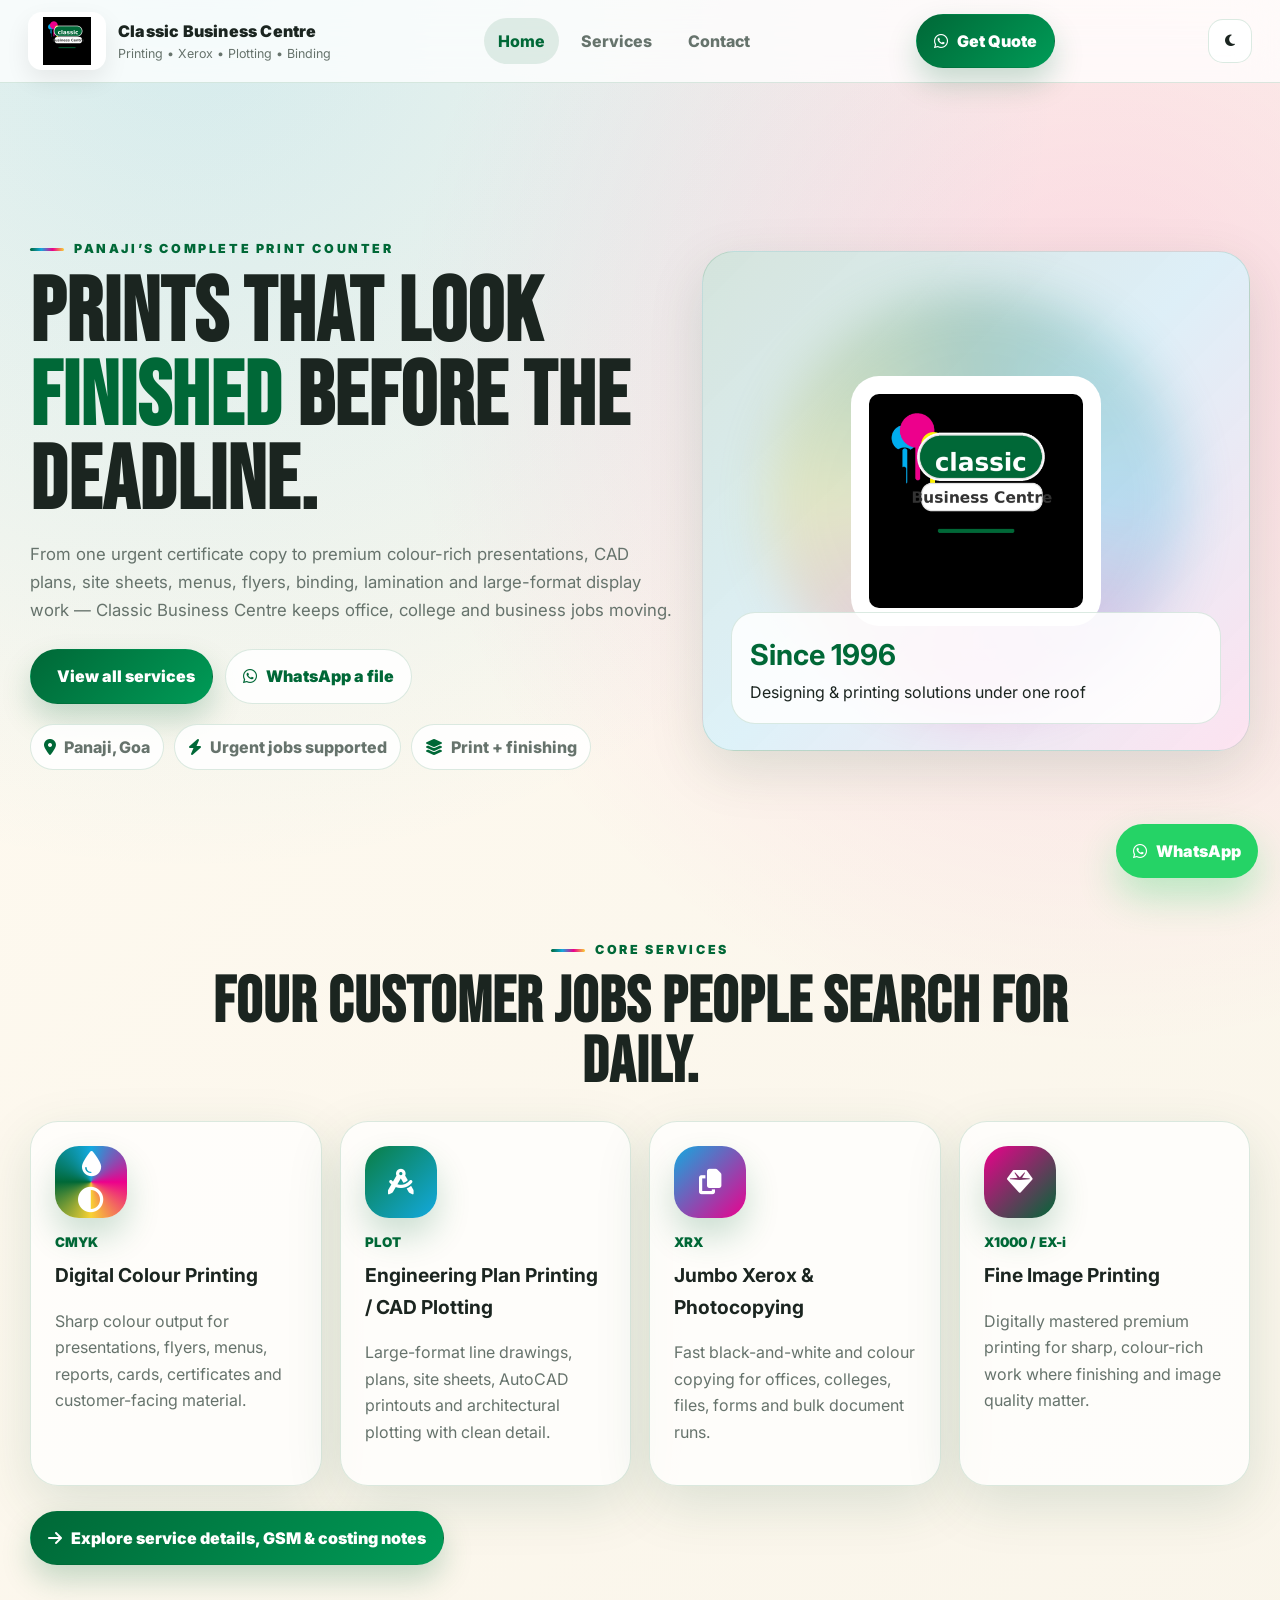
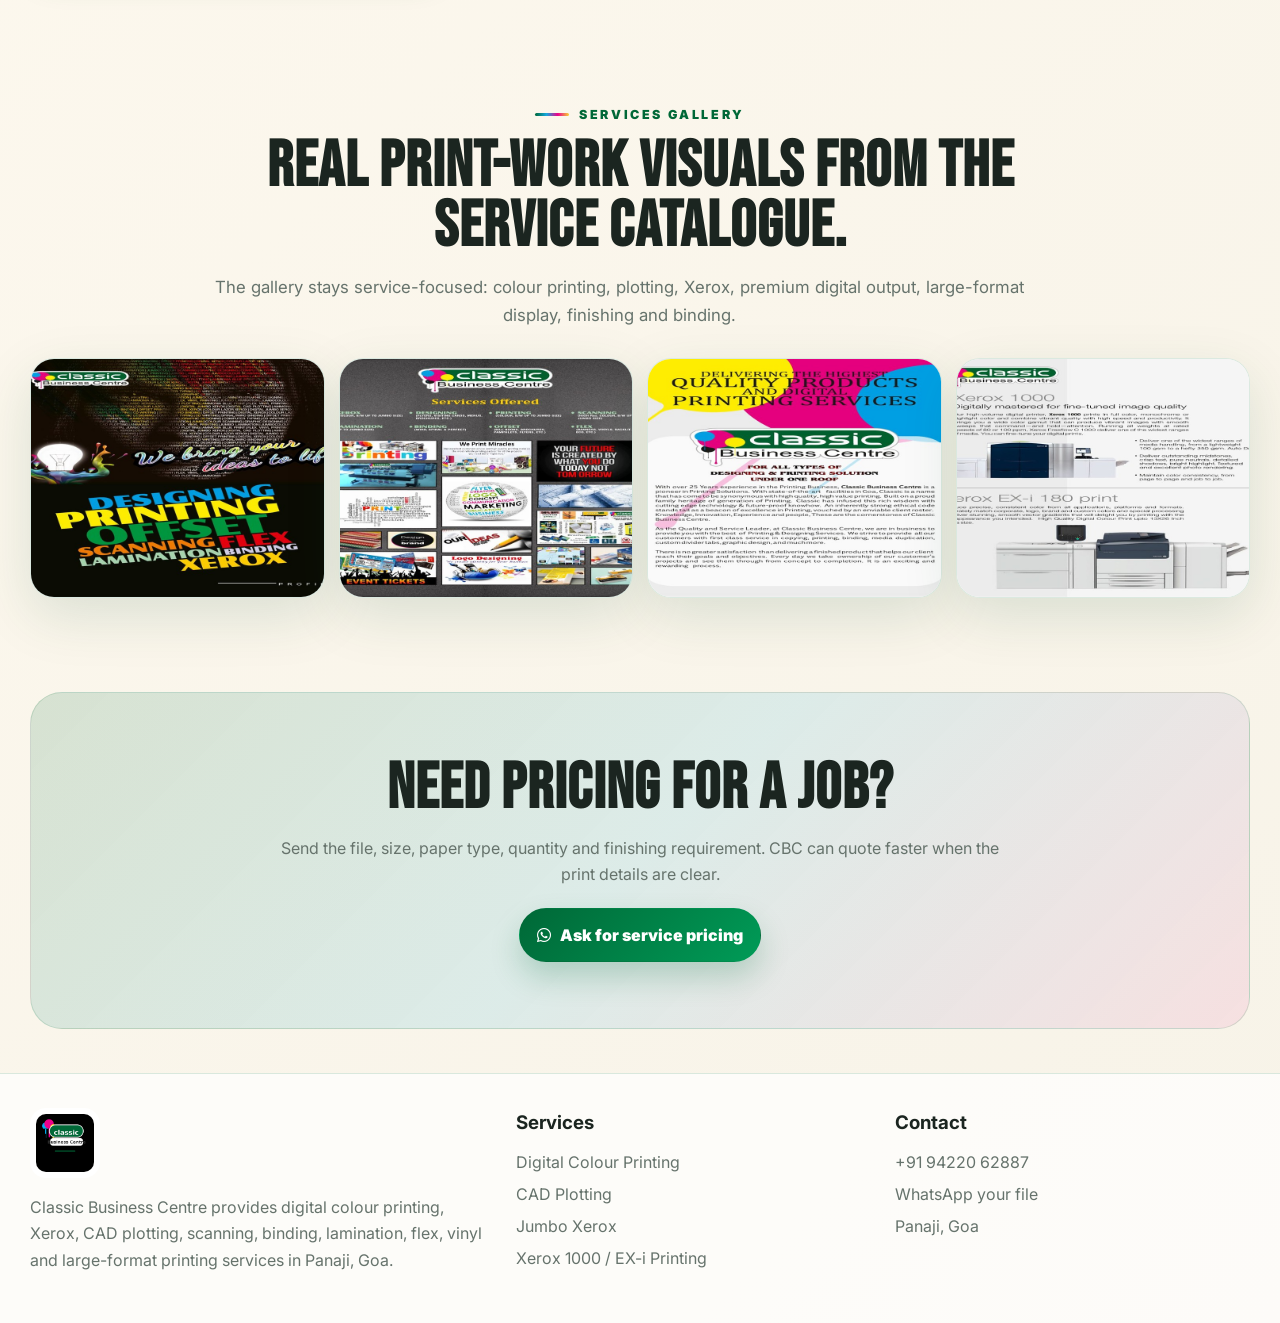
<file: index.html>
<!DOCTYPE html><html lang="en"><head><meta charset="UTF-8"><meta name="viewport" content="width=device-width, initial-scale=1.0"><meta name="robots" content="index, follow, max-image-preview:large"><meta name="author" content="Classic Business Centre"><meta name="theme-color" content="#006837"><link rel="preconnect" href="https://fonts.googleapis.com"><link rel="preconnect" href="https://fonts.gstatic.com" crossorigin><link href="https://fonts.googleapis.com/css2?family=Bebas+Neue&family=Inter:wght@400;500;600;700;800;900&display=swap" rel="stylesheet"><link rel="stylesheet" href="https://cdnjs.cloudflare.com/ajax/libs/font-awesome/6.5.0/css/all.min.css"><link rel="icon" href="favicon.ico"><link rel="apple-touch-icon" href="assets/images/favicon.png"><link rel="stylesheet" href="css/style.css"><title>Classic Business Centre | Printing, Xerox & CAD Plotting in Panaji, Goa</title><meta name="description" content="Classic Business Centre in Panaji, Goa offers digital colour printing, Xerox, CAD plotting, jumbo scanning, binding, lamination, flex, vinyl and premium image printing."><meta name="keywords" content="Classic Business Centre, printing in Panaji, Xerox Panaji, CAD plotting Goa, digital colour printing Goa, binding lamination Panaji, flex vinyl printing Goa"><link rel="canonical" href="https://classicbusinesscentre.com/"><meta property="og:title" content="Classic Business Centre | Printing, Xerox & CAD Plotting in Panaji, Goa"><meta property="og:description" content="Fast, clean and professional printing services in Goa: digital colour printing, jumbo Xerox, CAD plotting, binding, lamination, flex and vinyl."><meta property="og:type" content="website"><meta property="og:image" content="assets/images/logo.png"><script type="application/ld+json">{"@context": "https://schema.org", "@type": "LocalBusiness", "@id": "https://classicbusinesscentre.com/#business", "name": "Classic Business Centre", "image": "assets/images/logo.png", "logo": "assets/images/logo.png", "telephone": "+91 94220 62887", "priceRange": "₹₹", "foundingDate": "1996", "description": "Digital colour printing, Xerox, CAD plotting, scanning, binding, lamination, flex, vinyl and large-format printing services in Panaji, Goa.", "address": {"@type": "PostalAddress", "streetAddress": "Shop No. 1, 5/6, Excelsior Chambers, M. G. Road", "addressLocality": "Panaji", "addressRegion": "Goa", "addressCountry": "IN"}, "areaServed": ["Panaji", "Goa", "North Goa"], "serviceArea": {"@type": "AdministrativeArea", "name": "Goa"}, "hasOfferCatalog": {"@type": "OfferCatalog", "name": "Printing and Business Centre Services", "itemListElement": [{"@type": "Offer", "itemOffered": {"@type": "Service", "name": "Digital Colour Printing"}}, {"@type": "Offer", "itemOffered": {"@type": "Service", "name": "Engineering Plan Printing and CAD Plotting"}}, {"@type": "Offer", "itemOffered": {"@type": "Service", "name": "Jumbo Xerox and Photocopying"}}, {"@type": "Offer", "itemOffered": {"@type": "Service", "name": "Xerox 1000 Fine Image Printing"}}, {"@type": "Offer", "itemOffered": {"@type": "Service", "name": "Xerox EX-i 180 Printing"}}, {"@type": "Offer", "itemOffered": {"@type": "Service", "name": "Binding and Lamination"}}]}}</script></head><body><header class="site-header">
  <a class="brand" href="index.html" aria-label="Classic Business Centre home">
    <img class="brand-logo" src="assets/images/logo.png" alt="Classic Business Centre logo">
    <span class="brand-copy"><strong>Classic Business Centre</strong><small>Printing • Xerox • Plotting • Binding</small></span>
  </a>
  <button class="menu-btn" aria-label="Open menu" aria-controls="siteNav" aria-expanded="false"><i class="fa-solid fa-bars"></i></button>
  <nav class="site-nav" id="siteNav" aria-label="Primary navigation">
    <a href="index.html">Home</a>
    <a href="services.html">Services</a>
    <a href="contact.html">Contact</a>
  </nav>
  <a class="header-cta" href="https://wa.me/919422062887?text=Hello%20Classic%20Business%20Centre%2C%20I%20need%20a%20printing%20quote." target="_blank" rel="noopener"><i class="fa-brands fa-whatsapp"></i> Get Quote</a>
  <button class="theme-toggle" type="button" aria-label="Toggle dark mode"><i class="fa-solid fa-moon"></i></button>
</header><main>
<section class="hero">
  <div class="hero-copy reveal"><p class="eyebrow">Panaji’s complete print counter</p><h1>Prints that look <span>finished</span> before the deadline.</h1><p class="hero-text">From one urgent certificate copy to premium colour-rich presentations, CAD plans, site sheets, menus, flyers, binding, lamination and large-format display work — Classic Business Centre keeps office, college and business jobs moving.</p><div class="hero-actions"><a class="cta-primary" href="services.html"><i class="fa-solid fa-grid-2"></i> View all services</a><a class="cta-secondary" href="https://wa.me/919422062887?text=Hello%20Classic%20Business%20Centre%2C%20I%20want%20a%20quote%20for%20printing." target="_blank" rel="noopener"><i class="fa-brands fa-whatsapp"></i> WhatsApp a file</a></div><div class="trust-row"><span><i class="fa-solid fa-location-dot"></i> Panaji, Goa</span><span><i class="fa-solid fa-bolt"></i> Urgent jobs supported</span><span><i class="fa-solid fa-layer-group"></i> Print + finishing</span></div></div>
  <div class="hero-visual reveal"><img src="assets/images/logo.png" alt="Classic Business Centre logo"><div class="hero-ticket"><strong>Since 1996</strong><span>Designing & printing solutions under one roof</span></div></div>
</section>
<section class="section compact"><div class="section-head reveal"><p class="eyebrow">Core services</p><h2>Four customer jobs people search for daily.</h2></div><div class="home-service-grid">
  <a class="home-service reveal" href="services.html#digital-colour-printing"><span class="modern-icon cmyk"><i class="fa-solid fa-droplet"></i><i class="fa-solid fa-circle-half-stroke"></i></span><small>CMYK</small><h3>Digital Colour Printing</h3><p>Sharp colour output for presentations, flyers, menus, reports, cards, certificates and customer-facing material.</p></a>
  <a class="home-service reveal" href="services.html#cad-plotting"><span class="modern-icon plot"><i class="fa-solid fa-drafting-compass"></i></span><small>PLOT</small><h3>Engineering Plan Printing / CAD Plotting</h3><p>Large-format line drawings, plans, site sheets, AutoCAD printouts and architectural plotting with clean detail.</p></a>
  <a class="home-service reveal" href="services.html#jumbo-xerox"><span class="modern-icon xrx"><i class="fa-solid fa-copy"></i></span><small>XRX</small><h3>Jumbo Xerox & Photocopying</h3><p>Fast black-and-white and colour copying for offices, colleges, files, forms and bulk document runs.</p></a>
  <a class="home-service reveal" href="services.html#premium-printing"><span class="modern-icon x1000"><i class="fa-solid fa-gem"></i></span><small>X1000 / EX-i</small><h3>Fine Image Printing</h3><p>Digitally mastered premium printing for sharp, colour-rich work where finishing and image quality matter.</p></a>
</div><div class="center-cta reveal"><a class="cta-primary" href="services.html"><i class="fa-solid fa-arrow-right"></i> Explore service details, GSM & costing notes</a></div></section>
<section class="section service-gallery-section"><div class="section-head reveal"><p class="eyebrow">Services gallery</p><h2>Real print-work visuals from the service catalogue.</h2><p class="section-intro">The gallery stays service-focused: colour printing, plotting, Xerox, premium digital output, large-format display, finishing and binding.</p></div><div class="service-gallery">
  <img class="reveal" src="assets/images/services/digital-colour-printing.jpg" alt="Digital colour printing service display">
  <img class="reveal" src="assets/images/services/cad-plotting.jpg" alt="CAD plotting and engineering plan printing sample">
  <img class="reveal" src="assets/images/services/jumbo-xerox.jpg" alt="Jumbo Xerox and photocopying service sample">
  <img class="reveal" src="assets/images/services/premium-image-printing.jpg" alt="Premium fine image printing service sample">
</div></section>
<section class="section final-cta reveal"><h2>Need pricing for a job?</h2><p>Send the file, size, paper type, quantity and finishing requirement. CBC can quote faster when the print details are clear.</p><a class="cta-primary" href="https://wa.me/919422062887?text=Hello%20Classic%20Business%20Centre%2C%20I%20need%20pricing.%0AService%3A%0ASize%3A%0AGSM%2FPaper%3A%0AQuantity%3A%0AFinishing%3A" target="_blank" rel="noopener"><i class="fa-brands fa-whatsapp"></i> Ask for service pricing</a></section>
</main><footer class="site-footer">
  <div><img src="assets/images/logo.png" alt="Classic Business Centre" class="footer-logo"><p>Classic Business Centre provides digital colour printing, Xerox, CAD plotting, scanning, binding, lamination, flex, vinyl and large-format printing services in Panaji, Goa.</p></div>
  <div><h3>Services</h3><a href="services.html#digital-colour-printing">Digital Colour Printing</a><a href="services.html#cad-plotting">CAD Plotting</a><a href="services.html#jumbo-xerox">Jumbo Xerox</a><a href="services.html#premium-printing">Xerox 1000 / EX-i Printing</a></div>
  <div><h3>Contact</h3><a href="tel:+919422062887">+91 94220 62887</a><a href="https://wa.me/919422062887" target="_blank" rel="noopener">WhatsApp your file</a><span>Panaji, Goa</span></div>
</footer>
<a class="floating-whatsapp" href="https://wa.me/919422062887?text=Hello%20Classic%20Business%20Centre%2C%20I%20want%20to%20send%20a%20file%20for%20printing." target="_blank" rel="noopener" aria-label="WhatsApp Classic Business Centre"><i class="fa-brands fa-whatsapp"></i><span>WhatsApp</span></a><script src="js/main.js"></script></body></html>
</file>
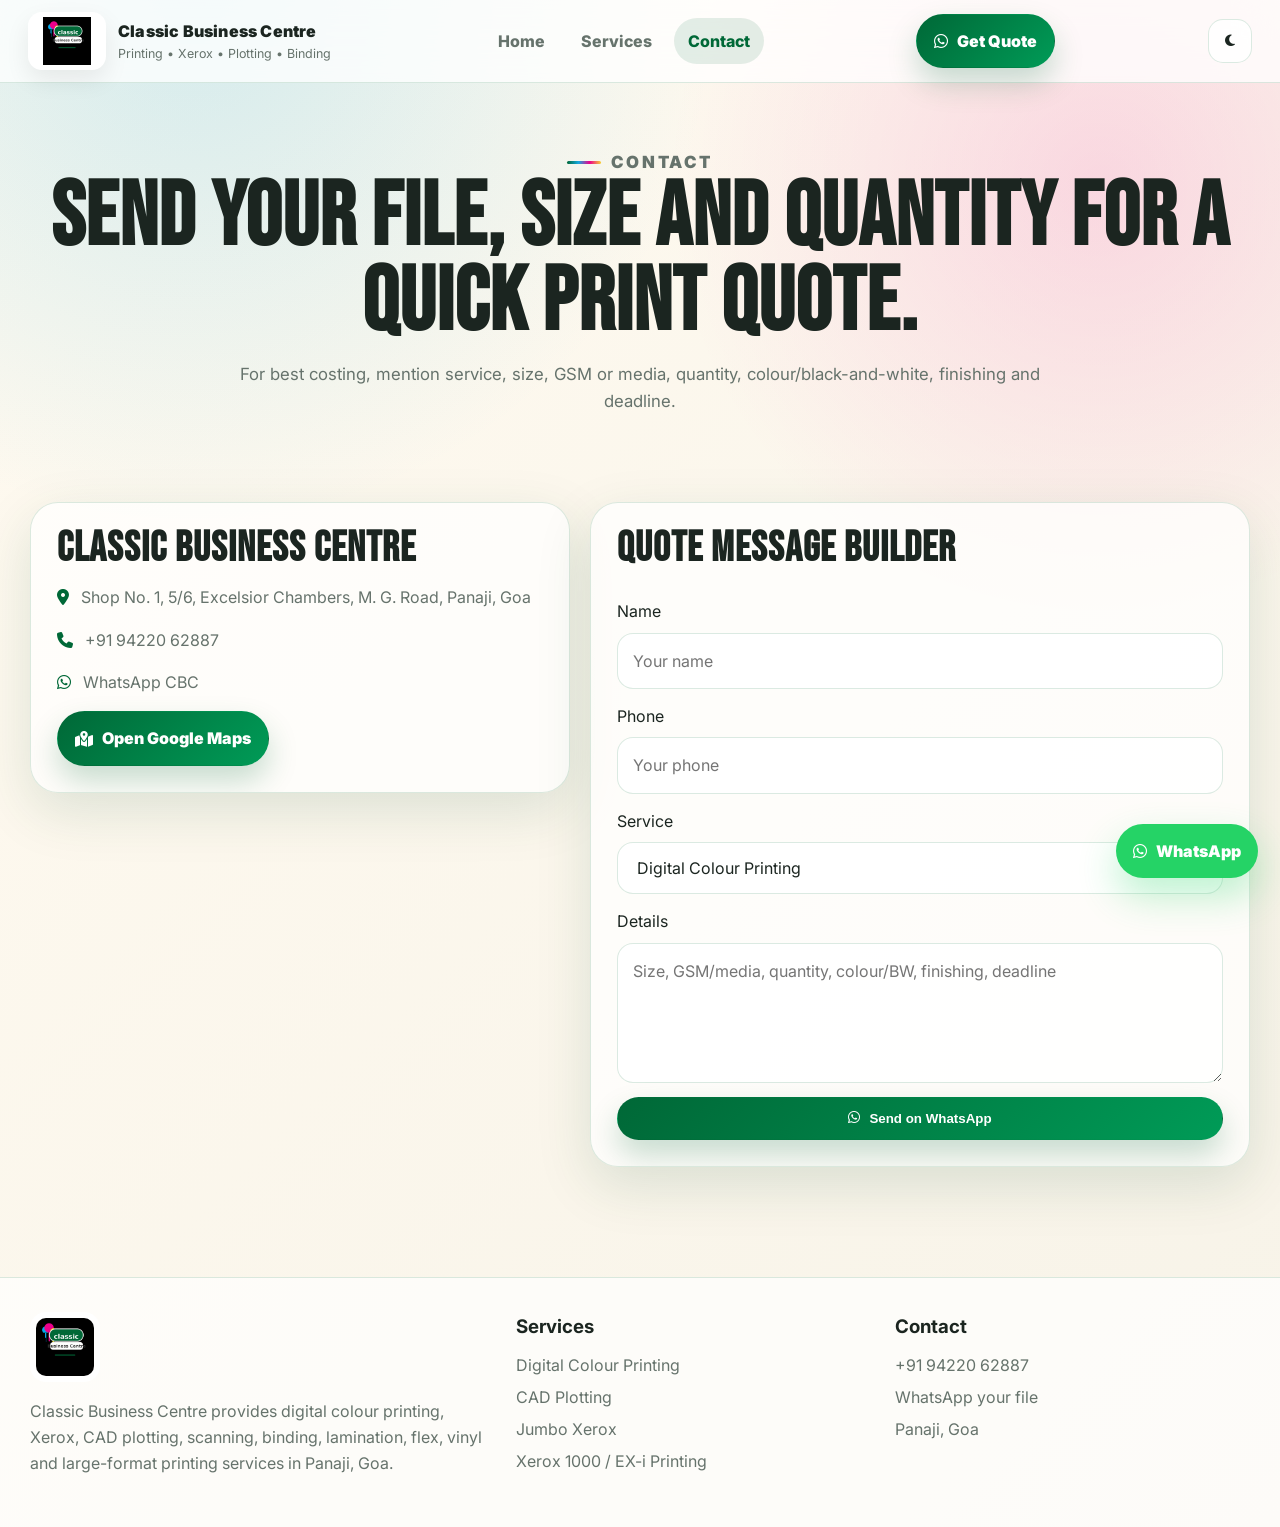
<file: contact.html>
<!DOCTYPE html><html lang="en"><head><meta charset="UTF-8"><meta name="viewport" content="width=device-width, initial-scale=1.0"><meta name="robots" content="index, follow, max-image-preview:large"><meta name="author" content="Classic Business Centre"><meta name="theme-color" content="#006837"><link rel="preconnect" href="https://fonts.googleapis.com"><link rel="preconnect" href="https://fonts.gstatic.com" crossorigin><link href="https://fonts.googleapis.com/css2?family=Bebas+Neue&family=Inter:wght@400;500;600;700;800;900&display=swap" rel="stylesheet"><link rel="stylesheet" href="https://cdnjs.cloudflare.com/ajax/libs/font-awesome/6.5.0/css/all.min.css"><link rel="icon" href="favicon.ico"><link rel="apple-touch-icon" href="assets/images/favicon.png"><link rel="stylesheet" href="css/style.css"><title>Contact Classic Business Centre | Printing Quote in Panaji, Goa</title><meta name="description" content="Contact Classic Business Centre in Panaji, Goa for printing, Xerox, CAD plotting, binding, lamination, flex, vinyl and digital colour printing quotes."><link rel="canonical" href="https://classicbusinesscentre.com/contact.html"><script type="application/ld+json">{"@context": "https://schema.org", "@type": "LocalBusiness", "@id": "https://classicbusinesscentre.com/#business", "name": "Classic Business Centre", "image": "assets/images/logo.png", "logo": "assets/images/logo.png", "telephone": "+91 94220 62887", "priceRange": "₹₹", "foundingDate": "1996", "description": "Digital colour printing, Xerox, CAD plotting, scanning, binding, lamination, flex, vinyl and large-format printing services in Panaji, Goa.", "address": {"@type": "PostalAddress", "streetAddress": "Shop No. 1, 5/6, Excelsior Chambers, M. G. Road", "addressLocality": "Panaji", "addressRegion": "Goa", "addressCountry": "IN"}, "areaServed": ["Panaji", "Goa", "North Goa"], "serviceArea": {"@type": "AdministrativeArea", "name": "Goa"}, "hasOfferCatalog": {"@type": "OfferCatalog", "name": "Printing and Business Centre Services", "itemListElement": [{"@type": "Offer", "itemOffered": {"@type": "Service", "name": "Digital Colour Printing"}}, {"@type": "Offer", "itemOffered": {"@type": "Service", "name": "Engineering Plan Printing and CAD Plotting"}}, {"@type": "Offer", "itemOffered": {"@type": "Service", "name": "Jumbo Xerox and Photocopying"}}, {"@type": "Offer", "itemOffered": {"@type": "Service", "name": "Xerox 1000 Fine Image Printing"}}, {"@type": "Offer", "itemOffered": {"@type": "Service", "name": "Xerox EX-i 180 Printing"}}, {"@type": "Offer", "itemOffered": {"@type": "Service", "name": "Binding and Lamination"}}]}}</script></head><body><header class="site-header">
  <a class="brand" href="index.html" aria-label="Classic Business Centre home">
    <img class="brand-logo" src="assets/images/logo.png" alt="Classic Business Centre logo">
    <span class="brand-copy"><strong>Classic Business Centre</strong><small>Printing • Xerox • Plotting • Binding</small></span>
  </a>
  <button class="menu-btn" aria-label="Open menu" aria-controls="siteNav" aria-expanded="false"><i class="fa-solid fa-bars"></i></button>
  <nav class="site-nav" id="siteNav" aria-label="Primary navigation">
    <a href="index.html">Home</a>
    <a href="services.html">Services</a>
    <a href="contact.html">Contact</a>
  </nav>
  <a class="header-cta" href="https://wa.me/919422062887?text=Hello%20Classic%20Business%20Centre%2C%20I%20need%20a%20printing%20quote." target="_blank" rel="noopener"><i class="fa-brands fa-whatsapp"></i> Get Quote</a>
  <button class="theme-toggle" type="button" aria-label="Toggle dark mode"><i class="fa-solid fa-moon"></i></button>
</header><main><section class="page-hero"><p class="eyebrow">Contact</p><h1>Send your file, size and quantity for a quick print quote.</h1><p>For best costing, mention service, size, GSM or media, quantity, colour/black-and-white, finishing and deadline.</p></section><section class="section contact-grid"><div class="contact-card reveal"><h2>Classic Business Centre</h2><p><i class="fa-solid fa-location-dot"></i> Shop No. 1, 5/6, Excelsior Chambers, M. G. Road, Panaji, Goa</p><p><i class="fa-solid fa-phone"></i> <a href="tel:+919422062887">+91 94220 62887</a></p><p><i class="fa-brands fa-whatsapp"></i> <a href="https://wa.me/919422062887" target="_blank" rel="noopener">WhatsApp CBC</a></p><a class="cta-primary" href="https://www.google.com/maps/search/?api=1&query=Classic%20Business%20Centre%20Panaji%20Goa" target="_blank" rel="noopener"><i class="fa-solid fa-map-location-dot"></i> Open Google Maps</a></div><form class="contact-card reveal" id="quoteForm"><h2>Quote message builder</h2><label>Name<input name="name" required placeholder="Your name"></label><label>Phone<input name="phone" required placeholder="Your phone"></label><label>Service<select name="service"><option>Digital Colour Printing</option><option>CAD Plotting</option><option>Jumbo Xerox</option><option>Xerox 1000 Fine Image Printing</option><option>EX-i 180 Printing</option><option>Binding / Lamination</option><option>Flex / Vinyl / Large Format</option></select></label><label>Details<textarea name="details" required placeholder="Size, GSM/media, quantity, colour/BW, finishing, deadline"></textarea></label><button class="cta-primary" type="submit"><i class="fa-brands fa-whatsapp"></i> Send on WhatsApp</button></form></section></main><footer class="site-footer">
  <div><img src="assets/images/logo.png" alt="Classic Business Centre" class="footer-logo"><p>Classic Business Centre provides digital colour printing, Xerox, CAD plotting, scanning, binding, lamination, flex, vinyl and large-format printing services in Panaji, Goa.</p></div>
  <div><h3>Services</h3><a href="services.html#digital-colour-printing">Digital Colour Printing</a><a href="services.html#cad-plotting">CAD Plotting</a><a href="services.html#jumbo-xerox">Jumbo Xerox</a><a href="services.html#premium-printing">Xerox 1000 / EX-i Printing</a></div>
  <div><h3>Contact</h3><a href="tel:+919422062887">+91 94220 62887</a><a href="https://wa.me/919422062887" target="_blank" rel="noopener">WhatsApp your file</a><span>Panaji, Goa</span></div>
</footer>
<a class="floating-whatsapp" href="https://wa.me/919422062887?text=Hello%20Classic%20Business%20Centre%2C%20I%20want%20to%20send%20a%20file%20for%20printing." target="_blank" rel="noopener" aria-label="WhatsApp Classic Business Centre"><i class="fa-brands fa-whatsapp"></i><span>WhatsApp</span></a><script src="js/main.js"></script></body></html>
</file>
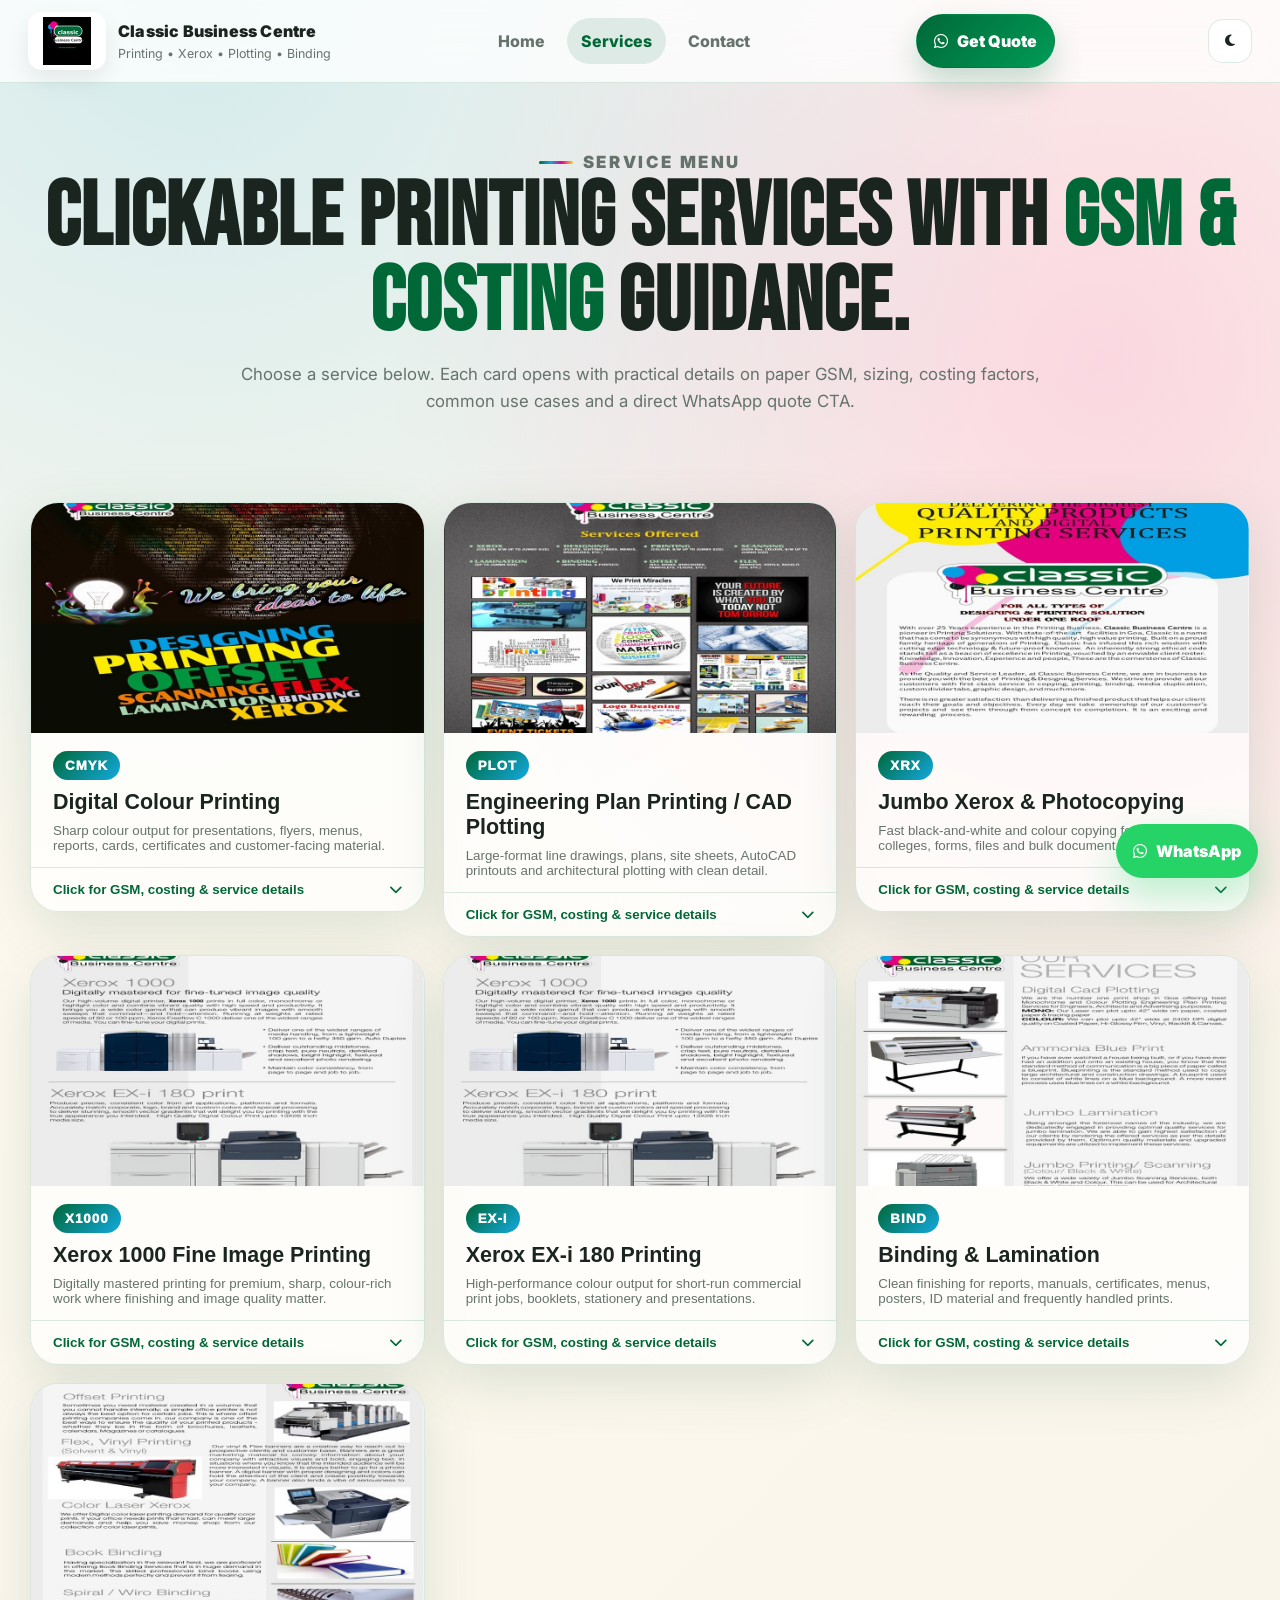
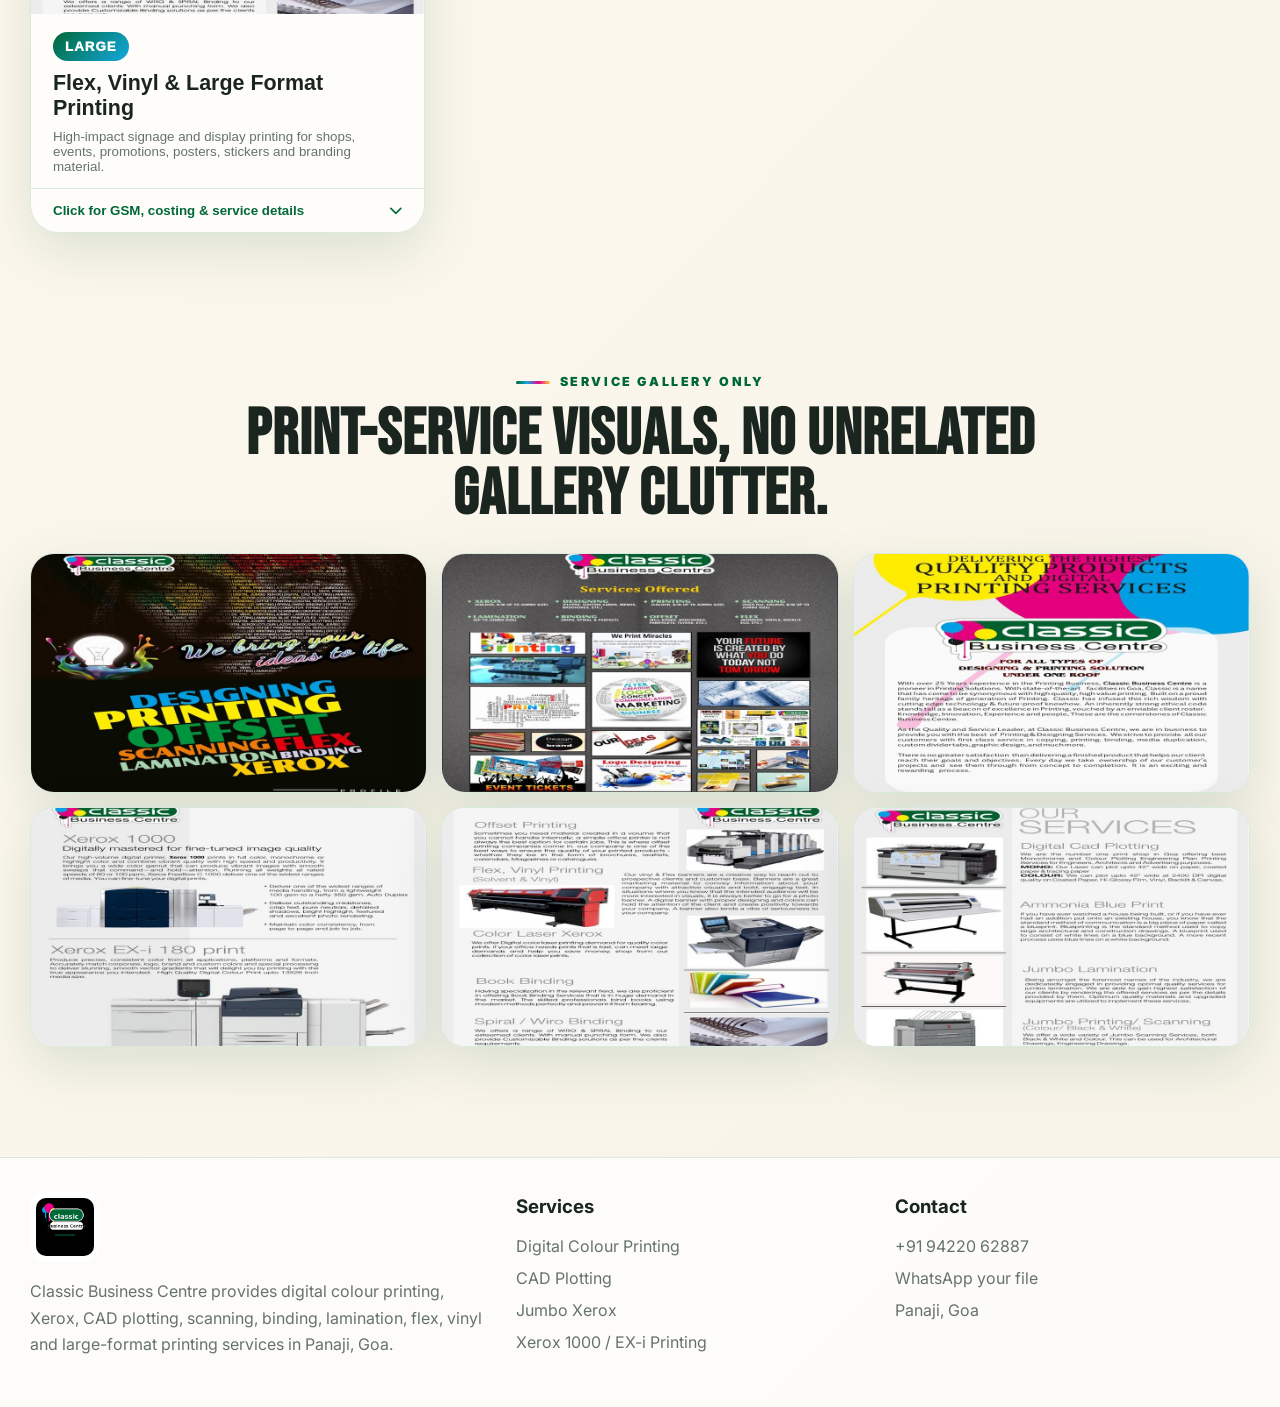
<file: services.html>
<!DOCTYPE html><html lang="en"><head><meta charset="UTF-8"><meta name="viewport" content="width=device-width, initial-scale=1.0"><meta name="robots" content="index, follow, max-image-preview:large"><meta name="author" content="Classic Business Centre"><meta name="theme-color" content="#006837"><link rel="preconnect" href="https://fonts.googleapis.com"><link rel="preconnect" href="https://fonts.gstatic.com" crossorigin><link href="https://fonts.googleapis.com/css2?family=Bebas+Neue&family=Inter:wght@400;500;600;700;800;900&display=swap" rel="stylesheet"><link rel="stylesheet" href="https://cdnjs.cloudflare.com/ajax/libs/font-awesome/6.5.0/css/all.min.css"><link rel="icon" href="favicon.ico"><link rel="apple-touch-icon" href="assets/images/favicon.png"><link rel="stylesheet" href="css/style.css"><title>Printing Services in Panaji | Digital Printing, Xerox, CAD Plotting & Binding</title><meta name="description" content="Explore Classic Business Centre services: digital colour printing, CAD plotting, jumbo Xerox, Xerox 1000 fine image printing, EX-i 180 printing, binding, lamination, flex, vinyl and large-format printing in Panaji, Goa."><meta name="keywords" content="printing services Panaji, CAD plotting Goa, jumbo Xerox Panaji, Xerox 1000 printing Goa, EX-i printing, binding lamination Goa, flex printing Panaji"><link rel="canonical" href="https://classicbusinesscentre.com/services.html"><meta property="og:title" content="Classic Business Centre Services | Printing, Xerox, Plotting & Finishing"><meta property="og:description" content="Clickable service cards with GSM, costing factors and WhatsApp quote CTAs for every print service."><meta property="og:image" content="assets/images/services/digital-colour-printing.jpg"><script type="application/ld+json">{"@context": "https://schema.org", "@type": "LocalBusiness", "@id": "https://classicbusinesscentre.com/#business", "name": "Classic Business Centre", "image": "assets/images/logo.png", "logo": "assets/images/logo.png", "telephone": "+91 94220 62887", "priceRange": "₹₹", "foundingDate": "1996", "description": "Digital colour printing, Xerox, CAD plotting, scanning, binding, lamination, flex, vinyl and large-format printing services in Panaji, Goa.", "address": {"@type": "PostalAddress", "streetAddress": "Shop No. 1, 5/6, Excelsior Chambers, M. G. Road", "addressLocality": "Panaji", "addressRegion": "Goa", "addressCountry": "IN"}, "areaServed": ["Panaji", "Goa", "North Goa"], "serviceArea": {"@type": "AdministrativeArea", "name": "Goa"}, "hasOfferCatalog": {"@type": "OfferCatalog", "name": "Printing and Business Centre Services", "itemListElement": [{"@type": "Offer", "itemOffered": {"@type": "Service", "name": "Digital Colour Printing"}}, {"@type": "Offer", "itemOffered": {"@type": "Service", "name": "Engineering Plan Printing and CAD Plotting"}}, {"@type": "Offer", "itemOffered": {"@type": "Service", "name": "Jumbo Xerox and Photocopying"}}, {"@type": "Offer", "itemOffered": {"@type": "Service", "name": "Xerox 1000 Fine Image Printing"}}, {"@type": "Offer", "itemOffered": {"@type": "Service", "name": "Xerox EX-i 180 Printing"}}, {"@type": "Offer", "itemOffered": {"@type": "Service", "name": "Binding and Lamination"}}]}}</script><script type="application/ld+json">{"@context": "https://schema.org", "@type": "ItemList", "name": "Classic Business Centre Services", "itemListElement": [{"@type": "ListItem", "position": 1, "item": {"@type": "Service", "name": "Digital Colour Printing", "description": "Sharp colour output for presentations, flyers, menus, reports, cards, certificates and customer-facing material.", "provider": {"@id": "https://classicbusinesscentre.com/#business"}}}, {"@type": "ListItem", "position": 2, "item": {"@type": "Service", "name": "Engineering Plan Printing / CAD Plotting", "description": "Large-format line drawings, plans, site sheets, AutoCAD printouts and architectural plotting with clean detail.", "provider": {"@id": "https://classicbusinesscentre.com/#business"}}}, {"@type": "ListItem", "position": 3, "item": {"@type": "Service", "name": "Jumbo Xerox & Photocopying", "description": "Fast black-and-white and colour copying for offices, colleges, forms, files and bulk document runs.", "provider": {"@id": "https://classicbusinesscentre.com/#business"}}}, {"@type": "ListItem", "position": 4, "item": {"@type": "Service", "name": "Xerox 1000 Fine Image Printing", "description": "Digitally mastered printing for premium, sharp, colour-rich work where finishing and image quality matter.", "provider": {"@id": "https://classicbusinesscentre.com/#business"}}}, {"@type": "ListItem", "position": 5, "item": {"@type": "Service", "name": "Xerox EX-i 180 Printing", "description": "High-performance colour output for short-run commercial print jobs, booklets, stationery and presentations.", "provider": {"@id": "https://classicbusinesscentre.com/#business"}}}, {"@type": "ListItem", "position": 6, "item": {"@type": "Service", "name": "Binding & Lamination", "description": "Clean finishing for reports, manuals, certificates, menus, posters, ID material and frequently handled prints.", "provider": {"@id": "https://classicbusinesscentre.com/#business"}}}, {"@type": "ListItem", "position": 7, "item": {"@type": "Service", "name": "Flex, Vinyl & Large Format Printing", "description": "High-impact signage and display printing for shops, events, promotions, posters, stickers and branding material.", "provider": {"@id": "https://classicbusinesscentre.com/#business"}}}]}</script></head><body><header class="site-header">
  <a class="brand" href="index.html" aria-label="Classic Business Centre home">
    <img class="brand-logo" src="assets/images/logo.png" alt="Classic Business Centre logo">
    <span class="brand-copy"><strong>Classic Business Centre</strong><small>Printing • Xerox • Plotting • Binding</small></span>
  </a>
  <button class="menu-btn" aria-label="Open menu" aria-controls="siteNav" aria-expanded="false"><i class="fa-solid fa-bars"></i></button>
  <nav class="site-nav" id="siteNav" aria-label="Primary navigation">
    <a href="index.html">Home</a>
    <a href="services.html">Services</a>
    <a href="contact.html">Contact</a>
  </nav>
  <a class="header-cta" href="https://wa.me/919422062887?text=Hello%20Classic%20Business%20Centre%2C%20I%20need%20a%20printing%20quote." target="_blank" rel="noopener"><i class="fa-brands fa-whatsapp"></i> Get Quote</a>
  <button class="theme-toggle" type="button" aria-label="Toggle dark mode"><i class="fa-solid fa-moon"></i></button>
</header><main>
<section class="page-hero"><p class="eyebrow">Service menu</p><h1>Clickable printing services with <span>GSM & costing</span> guidance.</h1><p>Choose a service below. Each card opens with practical details on paper GSM, sizing, costing factors, common use cases and a direct WhatsApp quote CTA.</p></section>
<section class="section"><div class="services-list"><article class="interactive-card reveal" id="digital-colour-printing" data-service="Digital Colour Printing">
      <button class="service-summary" type="button" aria-expanded="false">
        <img src="assets/images/services/digital-colour-printing.jpg" alt="Digital Colour Printing service at Classic Business Centre" loading="lazy">
        <span class="service-code">CMYK</span><h3>Digital Colour Printing</h3><p>Sharp colour output for presentations, flyers, menus, reports, cards, certificates and customer-facing material.</p><span class="open-hint">Click for GSM, costing & service details <i class="fa-solid fa-chevron-down"></i></span>
      </button>
      <div class="service-expanded-info" hidden>
        <div class="expanded-grid"><div><h4>Details, GSM & costing notes</h4><p>Common sizes: A4, A3, custom cut sizes. Paper choices usually include 75/80 GSM copier paper, 100–120 GSM executive paper, 170 GSM brochure stock, 250–300 GSM card stock and 300+ GSM premium card depending on availability. Costing generally depends on size, colour coverage, single/double-side printing, GSM, quantity and cutting/lamination needs.</p><ul><li>Flyers and menus</li><li>Certificates and reports</li><li>Business cards and invitations</li><li>Presentation handouts</li></ul></div><div class="quote-box"><strong>Get accurate costing</strong><p>Send the file, quantity, size, GSM/media, colour requirement and finishing. Final rates should be confirmed by CBC before printing.</p><a href="https://wa.me/919422062887?text=Hello%20Classic%20Business%20Centre,%20I%20need%20a%20quote%20for%20Digital%20Colour%20Printing.%0AService:%20Digital%20Colour%20Printing%0ASize:%0AGSM/Paper:%0AQuantity:%0AFinishing:%0ADeadline:" target="_blank" rel="noopener" class="cta-primary small"><i class="fa-brands fa-whatsapp"></i> Quote this service</a></div></div>
      </div>
    </article><article class="interactive-card reveal" id="cad-plotting" data-service="Engineering Plan Printing / CAD Plotting">
      <button class="service-summary" type="button" aria-expanded="false">
        <img src="assets/images/services/cad-plotting.jpg" alt="Engineering Plan Printing / CAD Plotting service at Classic Business Centre" loading="lazy">
        <span class="service-code">PLOT</span><h3>Engineering Plan Printing / CAD Plotting</h3><p>Large-format line drawings, plans, site sheets, AutoCAD printouts and architectural plotting with clean detail.</p><span class="open-hint">Click for GSM, costing & service details <i class="fa-solid fa-chevron-down"></i></span>
      </button>
      <div class="service-expanded-info" hidden>
        <div class="expanded-grid"><div><h4>Details, GSM & costing notes</h4><p>Common sizes: A2, A1, A0 and custom plan sizes. Paper is usually bond/plotter paper, tracing/media where available, with black-and-white or colour line output. Costing depends on sheet size, line density, colour requirement, number of sheets and whether folding/scanning is needed.</p><ul><li>Architectural drawings</li><li>Engineering plans</li><li>Site sheets</li><li>AutoCAD layouts</li></ul></div><div class="quote-box"><strong>Get accurate costing</strong><p>Send the file, quantity, size, GSM/media, colour requirement and finishing. Final rates should be confirmed by CBC before printing.</p><a href="https://wa.me/919422062887?text=Hello%20Classic%20Business%20Centre,%20I%20need%20a%20quote%20for%20Engineering%20Plan%20Printing%20/%20CAD%20Plotting.%0AService:%20Engineering%20Plan%20Printing%20/%20CAD%20Plotting%0ASize:%0AGSM/Paper:%0AQuantity:%0AFinishing:%0ADeadline:" target="_blank" rel="noopener" class="cta-primary small"><i class="fa-brands fa-whatsapp"></i> Quote this service</a></div></div>
      </div>
    </article><article class="interactive-card reveal" id="jumbo-xerox" data-service="Jumbo Xerox & Photocopying">
      <button class="service-summary" type="button" aria-expanded="false">
        <img src="assets/images/services/jumbo-xerox.jpg" alt="Jumbo Xerox & Photocopying service at Classic Business Centre" loading="lazy">
        <span class="service-code">XRX</span><h3>Jumbo Xerox & Photocopying</h3><p>Fast black-and-white and colour copying for offices, colleges, forms, files and bulk document runs.</p><span class="open-hint">Click for GSM, costing & service details <i class="fa-solid fa-chevron-down"></i></span>
      </button>
      <div class="service-expanded-info" hidden>
        <div class="expanded-grid"><div><h4>Details, GSM & costing notes</h4><p>Suitable for A4/A3 office documents, jumbo-size copies and bulk sets. Paper is usually 75/80 GSM copier paper, with thicker stock available for selected jobs. Costing depends on black/colour copy, page size, number of sides, quantity, sorting and binding requirement.</p><ul><li>Office files</li><li>College notes</li><li>Application forms</li><li>Bulk document sets</li></ul></div><div class="quote-box"><strong>Get accurate costing</strong><p>Send the file, quantity, size, GSM/media, colour requirement and finishing. Final rates should be confirmed by CBC before printing.</p><a href="https://wa.me/919422062887?text=Hello%20Classic%20Business%20Centre,%20I%20need%20a%20quote%20for%20Jumbo%20Xerox%20&%20Photocopying.%0AService:%20Jumbo%20Xerox%20&%20Photocopying%0ASize:%0AGSM/Paper:%0AQuantity:%0AFinishing:%0ADeadline:" target="_blank" rel="noopener" class="cta-primary small"><i class="fa-brands fa-whatsapp"></i> Quote this service</a></div></div>
      </div>
    </article><article class="interactive-card reveal" id="premium-printing" data-service="Xerox 1000 Fine Image Printing">
      <button class="service-summary" type="button" aria-expanded="false">
        <img src="assets/images/services/premium-image-printing.jpg" alt="Xerox 1000 Fine Image Printing service at Classic Business Centre" loading="lazy">
        <span class="service-code">X1000</span><h3>Xerox 1000 Fine Image Printing</h3><p>Digitally mastered printing for premium, sharp, colour-rich work where finishing and image quality matter.</p><span class="open-hint">Click for GSM, costing & service details <i class="fa-solid fa-chevron-down"></i></span>
      </button>
      <div class="service-expanded-info" hidden>
        <div class="expanded-grid"><div><h4>Details, GSM & costing notes</h4><p>Ideal for portfolios, catalogues, premium flyers, photo-heavy brochures and presentation material. Paper can include 170 GSM, 220 GSM, 250 GSM, 300 GSM and specialty stock subject to availability. Costing depends on GSM, finish, colour density, page count, single/double-side output and quantity.</p><ul><li>Premium brochures</li><li>Photo-rich catalogues</li><li>Portfolio prints</li><li>Short-run commercial jobs</li></ul></div><div class="quote-box"><strong>Get accurate costing</strong><p>Send the file, quantity, size, GSM/media, colour requirement and finishing. Final rates should be confirmed by CBC before printing.</p><a href="https://wa.me/919422062887?text=Hello%20Classic%20Business%20Centre,%20I%20need%20a%20quote%20for%20Xerox%201000%20Fine%20Image%20Printing.%0AService:%20Xerox%201000%20Fine%20Image%20Printing%0ASize:%0AGSM/Paper:%0AQuantity:%0AFinishing:%0ADeadline:" target="_blank" rel="noopener" class="cta-primary small"><i class="fa-brands fa-whatsapp"></i> Quote this service</a></div></div>
      </div>
    </article><article class="interactive-card reveal" id="ex-i-printing" data-service="Xerox EX-i 180 Printing">
      <button class="service-summary" type="button" aria-expanded="false">
        <img src="assets/images/services/premium-image-printing.jpg" alt="Xerox EX-i 180 Printing service at Classic Business Centre" loading="lazy">
        <span class="service-code">EX-i</span><h3>Xerox EX-i 180 Printing</h3><p>High-performance colour output for short-run commercial print jobs, booklets, stationery and presentations.</p><span class="open-hint">Click for GSM, costing & service details <i class="fa-solid fa-chevron-down"></i></span>
      </button>
      <div class="service-expanded-info" hidden>
        <div class="expanded-grid"><div><h4>Details, GSM & costing notes</h4><p>Best for colour-rich print batches where consistency matters. Recommended GSM depends on folding, binding and final use. Costing depends on paper GSM, size, colour coverage, finishing, file setup and quantity.</p><ul><li>Booklets</li><li>Stationery</li><li>Menus</li><li>Corporate presentations</li></ul></div><div class="quote-box"><strong>Get accurate costing</strong><p>Send the file, quantity, size, GSM/media, colour requirement and finishing. Final rates should be confirmed by CBC before printing.</p><a href="https://wa.me/919422062887?text=Hello%20Classic%20Business%20Centre,%20I%20need%20a%20quote%20for%20Xerox%20EX-i%20180%20Printing.%0AService:%20Xerox%20EX-i%20180%20Printing%0ASize:%0AGSM/Paper:%0AQuantity:%0AFinishing:%0ADeadline:" target="_blank" rel="noopener" class="cta-primary small"><i class="fa-brands fa-whatsapp"></i> Quote this service</a></div></div>
      </div>
    </article><article class="interactive-card reveal" id="binding-lamination" data-service="Binding & Lamination">
      <button class="service-summary" type="button" aria-expanded="false">
        <img src="assets/images/services/binding-lamination.jpg" alt="Binding & Lamination service at Classic Business Centre" loading="lazy">
        <span class="service-code">BIND</span><h3>Binding & Lamination</h3><p>Clean finishing for reports, manuals, certificates, menus, posters, ID material and frequently handled prints.</p><span class="open-hint">Click for GSM, costing & service details <i class="fa-solid fa-chevron-down"></i></span>
      </button>
      <div class="service-expanded-info" hidden>
        <div class="expanded-grid"><div><h4>Details, GSM & costing notes</h4><p>Finishing options can include spiral, wiro, soft binding, project binding, thermal/standard lamination and jumbo lamination where suitable. Costing depends on sheet count, cover type, binding type, lamination size, micron thickness and urgency.</p><ul><li>Spiral / Wiro binding</li><li>Project binding</li><li>Menu lamination</li><li>Certificate lamination</li></ul></div><div class="quote-box"><strong>Get accurate costing</strong><p>Send the file, quantity, size, GSM/media, colour requirement and finishing. Final rates should be confirmed by CBC before printing.</p><a href="https://wa.me/919422062887?text=Hello%20Classic%20Business%20Centre,%20I%20need%20a%20quote%20for%20Binding%20&%20Lamination.%0AService:%20Binding%20&%20Lamination%0ASize:%0AGSM/Paper:%0AQuantity:%0AFinishing:%0ADeadline:" target="_blank" rel="noopener" class="cta-primary small"><i class="fa-brands fa-whatsapp"></i> Quote this service</a></div></div>
      </div>
    </article><article class="interactive-card reveal" id="large-format-printing" data-service="Flex, Vinyl & Large Format Printing">
      <button class="service-summary" type="button" aria-expanded="false">
        <img src="assets/images/services/large-format-printing.jpg" alt="Flex, Vinyl & Large Format Printing service at Classic Business Centre" loading="lazy">
        <span class="service-code">LARGE</span><h3>Flex, Vinyl & Large Format Printing</h3><p>High-impact signage and display printing for shops, events, promotions, posters, stickers and branding material.</p><span class="open-hint">Click for GSM, costing & service details <i class="fa-solid fa-chevron-down"></i></span>
      </button>
      <div class="service-expanded-info" hidden>
        <div class="expanded-grid"><div><h4>Details, GSM & costing notes</h4><p>Media can include flex, vinyl, eco-solvent output and large display stock depending on the job. Costing depends on square footage, media type, print quality, lamination, mounting, cutting and installation requirement.</p><ul><li>Flex banners</li><li>Vinyl stickers</li><li>Posters</li><li>Display boards</li></ul></div><div class="quote-box"><strong>Get accurate costing</strong><p>Send the file, quantity, size, GSM/media, colour requirement and finishing. Final rates should be confirmed by CBC before printing.</p><a href="https://wa.me/919422062887?text=Hello%20Classic%20Business%20Centre,%20I%20need%20a%20quote%20for%20Flex,%20Vinyl%20&%20Large%20Format%20Printing.%0AService:%20Flex,%20Vinyl%20&%20Large%20Format%20Printing%0ASize:%0AGSM/Paper:%0AQuantity:%0AFinishing:%0ADeadline:" target="_blank" rel="noopener" class="cta-primary small"><i class="fa-brands fa-whatsapp"></i> Quote this service</a></div></div>
      </div>
    </article></div></section>
<section class="section service-gallery-section"><div class="section-head reveal"><p class="eyebrow">Service gallery only</p><h2>Print-service visuals, no unrelated gallery clutter.</h2></div><div class="service-gallery wide">
<img src="assets/images/services/digital-colour-printing.jpg" alt="Digital colour print service visual"><img src="assets/images/services/cad-plotting.jpg" alt="CAD plotting service visual"><img src="assets/images/services/jumbo-xerox.jpg" alt="Jumbo Xerox service visual"><img src="assets/images/services/premium-image-printing.jpg" alt="Xerox 1000 fine image print service visual"><img src="assets/images/services/large-format-printing.jpg" alt="Large format print service visual"><img src="assets/images/services/binding-lamination.jpg" alt="Binding and lamination service visual"></div></section>
</main><footer class="site-footer">
  <div><img src="assets/images/logo.png" alt="Classic Business Centre" class="footer-logo"><p>Classic Business Centre provides digital colour printing, Xerox, CAD plotting, scanning, binding, lamination, flex, vinyl and large-format printing services in Panaji, Goa.</p></div>
  <div><h3>Services</h3><a href="services.html#digital-colour-printing">Digital Colour Printing</a><a href="services.html#cad-plotting">CAD Plotting</a><a href="services.html#jumbo-xerox">Jumbo Xerox</a><a href="services.html#premium-printing">Xerox 1000 / EX-i Printing</a></div>
  <div><h3>Contact</h3><a href="tel:+919422062887">+91 94220 62887</a><a href="https://wa.me/919422062887" target="_blank" rel="noopener">WhatsApp your file</a><span>Panaji, Goa</span></div>
</footer>
<a class="floating-whatsapp" href="https://wa.me/919422062887?text=Hello%20Classic%20Business%20Centre%2C%20I%20want%20to%20send%20a%20file%20for%20printing." target="_blank" rel="noopener" aria-label="WhatsApp Classic Business Centre"><i class="fa-brands fa-whatsapp"></i><span>WhatsApp</span></a><script src="js/main.js"></script></body></html>
</file>
<file: css/style.css>
:root{--green:#006837;--green-2:#009b57;--cyan:#13a9df;--magenta:#ec008c;--yellow:#f8d233;--ink:#1b2520;--muted:#66736c;--paper:#f7f3e8;--cream:#fffaf0;--surface:rgba(255,255,255,.86);--surface-soft:rgba(255,255,255,.72);--line:rgba(0,104,55,.14);--shadow:0 18px 55px rgba(0,80,45,.13);--wa:#25d366;--wa-dark:#128c4a;--radius:28px}html[data-theme=dark]{--ink:#f5fff8;--muted:#b8c8bd;--paper:#07120d;--cream:#101b15;--surface:rgba(14,25,19,.9);--surface-soft:rgba(18,34,25,.78);--line:rgba(255,255,255,.12);--shadow:0 18px 55px rgba(0,0,0,.28)}*{box-sizing:border-box}html{scroll-behavior:smooth}body{margin:0;font-family:Inter,system-ui,sans-serif;background:radial-gradient(circle at 15% 0,rgba(19,169,223,.18),transparent 28%),radial-gradient(circle at 86% 12%,rgba(236,0,140,.13),transparent 25%),linear-gradient(135deg,var(--cream),var(--paper));color:var(--ink);line-height:1.65}a{text-decoration:none;color:inherit}img{max-width:100%;display:block}.site-header{position:sticky;top:0;z-index:50;display:flex;align-items:center;gap:18px;justify-content:space-between;padding:12px 28px;background:color-mix(in srgb,var(--surface) 88%, transparent);backdrop-filter:blur(20px);border-bottom:1px solid var(--line)}.brand{display:flex;align-items:center;gap:12px;min-width:0}.brand-logo{width:78px;height:58px;object-fit:contain;background:white;border-radius:14px;padding:5px;box-shadow:0 10px 24px rgba(0,0,0,.08)}.brand-copy strong{display:block;font-weight:900;letter-spacing:.2px}.brand-copy small{display:block;color:var(--muted);font-size:.78rem}.site-nav{display:flex;align-items:center;gap:8px}.site-nav a{padding:10px 14px;border-radius:999px;font-weight:800;color:var(--muted)}.site-nav a:hover,.site-nav a.active{background:rgba(0,104,55,.11);color:var(--green)}.header-cta,.cta-primary,.cta-secondary{display:inline-flex;align-items:center;justify-content:center;gap:9px;padding:13px 17px;border-radius:999px;font-weight:900;border:1px solid transparent;transition:.25s}.header-cta,.cta-primary{background:linear-gradient(135deg,var(--green),var(--green-2));color:#fff;box-shadow:0 15px 30px rgba(0,104,55,.22)}.cta-secondary{background:var(--surface);border-color:var(--line);color:var(--green)}.header-cta:hover,.cta-primary:hover,.cta-secondary:hover{transform:translateY(-2px)}.theme-toggle,.menu-btn{border:1px solid var(--line);background:var(--surface);color:var(--ink);width:44px;height:44px;border-radius:15px;display:grid;place-items:center;cursor:pointer}.menu-btn{display:none}.hero{display:grid;grid-template-columns:1.08fr .92fr;gap:28px;align-items:center;padding:58px 30px 38px;min-height:calc(100vh - 84px)}.eyebrow{display:inline-flex;gap:10px;align-items:center;margin:0 0 12px;color:var(--green);text-transform:uppercase;letter-spacing:2.6px;font-size:.78rem;font-weight:950}.eyebrow:before{content:"";width:34px;height:3px;border-radius:99px;background:linear-gradient(90deg,var(--green),var(--cyan),var(--magenta),var(--yellow))}h1,h2{font-family:'Bebas Neue',sans-serif;line-height:.94;letter-spacing:1px;text-transform:uppercase;margin:0 0 16px}h1{font-size:clamp(3.3rem,7vw,6.8rem)}h2{font-size:clamp(2.6rem,5vw,4.7rem)}h1 span,h2 span{color:var(--green)}.hero-text,.section-intro,.page-hero p{color:var(--muted);font-size:1.05rem;max-width:78ch}.hero-actions,.center-cta{display:flex;gap:12px;flex-wrap:wrap;margin-top:25px}.trust-row{display:flex;gap:10px;flex-wrap:wrap;margin-top:20px}.trust-row span{display:inline-flex;align-items:center;gap:8px;padding:9px 13px;border-radius:99px;background:var(--surface);border:1px solid var(--line);font-weight:800;color:var(--muted)}.trust-row i{color:var(--green)}.hero-visual{position:relative;background:linear-gradient(135deg,rgba(0,104,55,.16),rgba(19,169,223,.14),rgba(236,0,140,.10)),var(--surface);border:1px solid var(--line);box-shadow:var(--shadow);border-radius:32px;min-height:500px;display:grid;place-items:center;padding:35px;overflow:hidden}.hero-visual:before{content:"";position:absolute;width:420px;height:420px;border-radius:50%;background:conic-gradient(from 90deg,var(--cyan),var(--magenta),var(--yellow),var(--green),var(--cyan));filter:blur(25px);opacity:.22;animation:spin 16s linear infinite}.hero-visual img{position:relative;max-height:250px;background:#fff;border-radius:28px;padding:18px}.hero-ticket{position:absolute;left:28px;right:28px;bottom:26px;background:var(--surface);border:1px solid var(--line);border-radius:24px;padding:18px}.hero-ticket strong{display:block;font-size:1.8rem;color:var(--green)}.section{padding:66px 30px}.compact{padding-top:34px}.section-head{text-align:center;max-width:900px;margin:0 auto 28px}.home-service-grid{display:grid;grid-template-columns:repeat(4,1fr);gap:18px}.home-service,.interactive-card,.contact-card{background:var(--surface-soft);border:1px solid var(--line);border-radius:var(--radius);box-shadow:var(--shadow);overflow:hidden}.home-service{padding:24px;transition:.28s}.home-service:hover{transform:translateY(-7px);border-color:rgba(0,104,55,.35)}.home-service small{display:inline-block;font-weight:950;color:var(--green);margin-top:14px}.home-service h3{margin:.35rem 0 .5rem;font-size:1.2rem}.home-service p,.interactive-card p,.contact-card p,.site-footer p{color:var(--muted)}.modern-icon{position:relative;width:72px;height:72px;border-radius:24px;display:grid;place-items:center;color:#fff;font-size:1.6rem;background:linear-gradient(135deg,var(--green),var(--cyan));box-shadow:0 18px 34px rgba(0,104,55,.2)}.modern-icon.cmyk{background:conic-gradient(var(--cyan),var(--magenta),var(--yellow),var(--green),var(--cyan))}.modern-icon.plot{background:linear-gradient(135deg,#0a7e44,var(--cyan))}.modern-icon.xrx{background:linear-gradient(135deg,var(--cyan),var(--magenta))}.modern-icon.x1000{background:linear-gradient(135deg,var(--magenta),var(--green))}.page-hero{text-align:center;padding:62px 28px 20px}.page-hero p{margin:auto}.services-list{display:grid;grid-template-columns:repeat(auto-fit,minmax(320px,1fr));gap:18px;align-items:start}.interactive-card{transition:.35s}.interactive-card:hover{transform:translateY(-5px)}.interactive-card.active{grid-column:span 2;border-color:rgba(0,104,55,.42);animation:glowPulse 1.8s ease infinite}.service-summary{width:100%;text-align:left;background:transparent;border:0;color:inherit;padding:0;cursor:pointer}.service-summary img{width:100%;height:230px;object-fit:cover}.service-summary h3{font-size:1.34rem;margin:0 22px 8px}.service-summary p{margin:0 22px 14px}.service-code{display:inline-flex;margin:18px 22px 10px;padding:7px 12px;border-radius:99px;background:linear-gradient(135deg,var(--green),var(--cyan));color:#fff;font-weight:950;letter-spacing:1px}.open-hint{display:flex;justify-content:space-between;gap:12px;align-items:center;border-top:1px solid var(--line);padding:14px 22px;color:var(--green);font-weight:900}.interactive-card.active .open-hint i{transform:rotate(180deg)}.service-expanded-info{padding:0 22px 22px}.expanded-grid{display:grid;grid-template-columns:1.25fr .75fr;gap:18px;border-top:1px solid var(--line);padding-top:20px}.service-expanded-info h4{font-size:1.15rem;margin:0 0 8px}.service-expanded-info ul{margin:14px 0 0;padding-left:18px}.service-expanded-info li{margin-bottom:6px;color:var(--muted)}.quote-box{background:linear-gradient(135deg,rgba(0,104,55,.12),rgba(19,169,223,.12));border:1px solid var(--line);border-radius:22px;padding:18px}.quote-box strong{display:block;color:var(--green);font-size:1.15rem}.small{padding:11px 14px;font-size:.92rem}.service-gallery{display:grid;grid-template-columns:repeat(4,1fr);gap:14px}.service-gallery.wide{grid-template-columns:repeat(3,1fr)}.service-gallery img{width:100%;height:240px;object-fit:cover;border-radius:24px;border:1px solid var(--line);box-shadow:var(--shadow);background:var(--surface)}.final-cta{text-align:center;background:linear-gradient(135deg,rgba(0,104,55,.14),rgba(19,169,223,.12),rgba(236,0,140,.08));border:1px solid var(--line);border-radius:32px;margin:28px 30px}.final-cta p{color:var(--muted);max-width:720px;margin:0 auto 20px}.contact-grid{display:grid;grid-template-columns:.9fr 1.1fr;gap:20px;align-items:start}.contact-card{padding:26px}.contact-card h2{font-size:2.6rem}.contact-card p i{color:var(--green);margin-right:8px}.contact-card form,.contact-card label,form label{display:grid;gap:8px}form{display:grid;gap:14px}input,select,textarea{width:100%;border:1px solid var(--line);background:var(--surface);color:var(--ink);border-radius:16px;padding:14px 15px;font:inherit;outline:none}textarea{min-height:140px;resize:vertical}input:focus,select:focus,textarea:focus{border-color:var(--green);box-shadow:0 0 0 4px rgba(0,104,55,.1)}.site-footer{display:grid;grid-template-columns:1.3fr 1fr 1fr;gap:24px;margin-top:44px;padding:34px 30px;background:var(--surface-soft);border-top:1px solid var(--line)}.site-footer h3{margin:0 0 10px}.site-footer a,.site-footer span{display:block;color:var(--muted);margin:.35rem 0}.site-footer a:hover{color:var(--green)}.footer-logo{height:70px;background:white;border-radius:16px;padding:6px}.floating-whatsapp{position:fixed;right:22px;bottom:22px;z-index:60;display:flex;align-items:center;gap:9px;padding:14px 17px;border-radius:99px;background:var(--wa);color:#fff;font-weight:950;box-shadow:0 18px 38px rgba(37,211,102,.3)}.reveal{opacity:0;transform:translateY(18px);transition:all .7s ease}.reveal.in{opacity:1;transform:none}@keyframes spin{to{transform:rotate(360deg)}}@keyframes glowPulse{0%,100%{box-shadow:var(--shadow)}50%{box-shadow:0 0 0 5px rgba(0,104,55,.08),0 24px 70px rgba(0,104,55,.22)}}@media(max-width:1100px){.home-service-grid,.service-gallery{grid-template-columns:repeat(2,1fr)}.hero,.contact-grid,.site-footer{grid-template-columns:1fr}.interactive-card.active{grid-column:span 1}.expanded-grid{grid-template-columns:1fr}}@media(max-width:800px){.site-header{display:grid;grid-template-columns:1fr auto auto;gap:10px}.menu-btn{display:grid}.site-nav{grid-column:1/-1;display:none;flex-direction:column;align-items:stretch;background:var(--surface);border:1px solid var(--line);border-radius:20px;padding:10px}.site-nav.open{display:flex}.header-cta{display:none}.brand-logo{width:62px;height:50px}.brand-copy small{display:none}.hero{padding:34px 16px}.section{padding:48px 16px}.home-service-grid,.services-list,.service-gallery,.service-gallery.wide{grid-template-columns:1fr}.hero-visual{min-height:360px}.final-cta{margin:20px 16px}.floating-whatsapp span{display:none}}@media(max-width:520px){h1{font-size:3rem}h2{font-size:2.5rem}.service-summary img{height:200px}.site-footer{padding:26px 16px}.hero-actions{flex-direction:column}.cta-primary,.cta-secondary{width:100%}}
</file>
